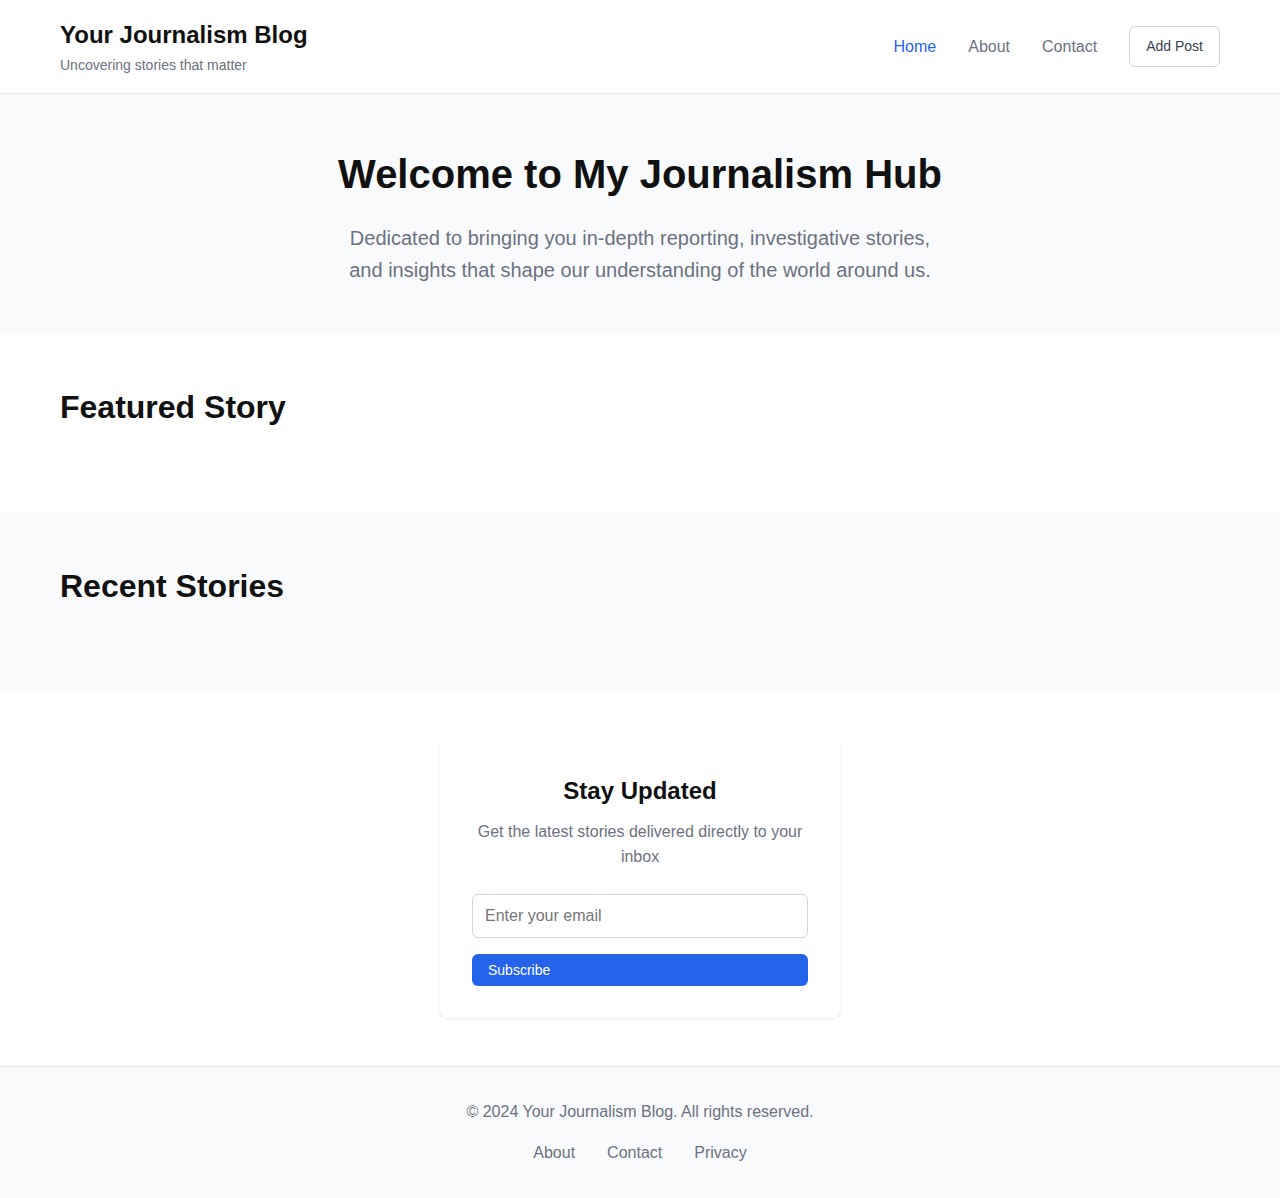
<file: index.html>
<!DOCTYPE html>
<html lang="en">
<head>
    <meta charset="UTF-8">
    <meta name="viewport" content="width=device-width, initial-scale=1.0">
    <title>Your Journalism Blog - Uncovering Stories That Matter</title>
    <meta name="description" content="Professional journalism blog featuring investigative reporting, news analysis, and in-depth stories.">
    <link rel="stylesheet" href="styles.css">
    <link href="https://cdnjs.cloudflare.com/ajax/libs/font-awesome/6.0.0/css/all.min.css" rel="stylesheet">
</head>
<body>
    <!-- Header -->
    <header class="header">
        <div class="container">
            <nav class="nav">
                <div class="nav-brand">
                    <h1>Your Journalism Blog</h1>
                    <p>Uncovering stories that matter</p>
                </div>
                <div class="nav-links">
                    <a href="index.html" class="nav-link active">Home</a>
                    <a href="about.html" class="nav-link">About</a>
                    <a href="contact.html" class="nav-link">Contact</a>
                    <a href="admin.html" class="btn btn-outline">Add Post</a>
                </div>
                <button class="mobile-menu-btn" onclick="toggleMobileMenu()">
                    <i class="fas fa-bars"></i>
                </button>
            </nav>
        </div>
    </header>

    <!-- Hero Section -->
    <section class="hero">
        <div class="container">
            <h2>Welcome to My Journalism Hub</h2>
            <p>Dedicated to bringing you in-depth reporting, investigative stories, and insights that shape our understanding of the world around us.</p>
        </div>
    </section>

    <!-- Featured Post -->
    <section class="featured-section">
        <div class="container">
            <h3>Featured Story</h3>
            <div class="featured-post" id="featured-post">
                <!-- Featured post will be loaded here -->
            </div>
        </div>
    </section>

    <!-- Recent Posts -->
    <section class="recent-posts">
        <div class="container">
            <h3>Recent Stories</h3>
            <div class="posts-grid" id="posts-grid">
                <!-- Posts will be loaded here -->
            </div>
        </div>
    </section>

    <!-- Newsletter -->
    <section class="newsletter">
        <div class="container">
            <div class="newsletter-card">
                <h3>Stay Updated</h3>
                <p>Get the latest stories delivered directly to your inbox</p>
                <form class="newsletter-form" onsubmit="subscribeNewsletter(event)">
                    <input type="email" placeholder="Enter your email" required>
                    <button type="submit" class="btn btn-primary">Subscribe</button>
                </form>
            </div>
        </div>
    </section>

    <!-- Footer -->
    <footer class="footer">
        <div class="container">
            <p>&copy; 2024 Your Journalism Blog. All rights reserved.</p>
            <div class="footer-links">
                <a href="about.html">About</a>
                <a href="contact.html">Contact</a>
                <a href="privacy.html">Privacy</a>
            </div>
        </div>
    </footer>

    <script src="script.js"></script>
</body>
</html>
</file>
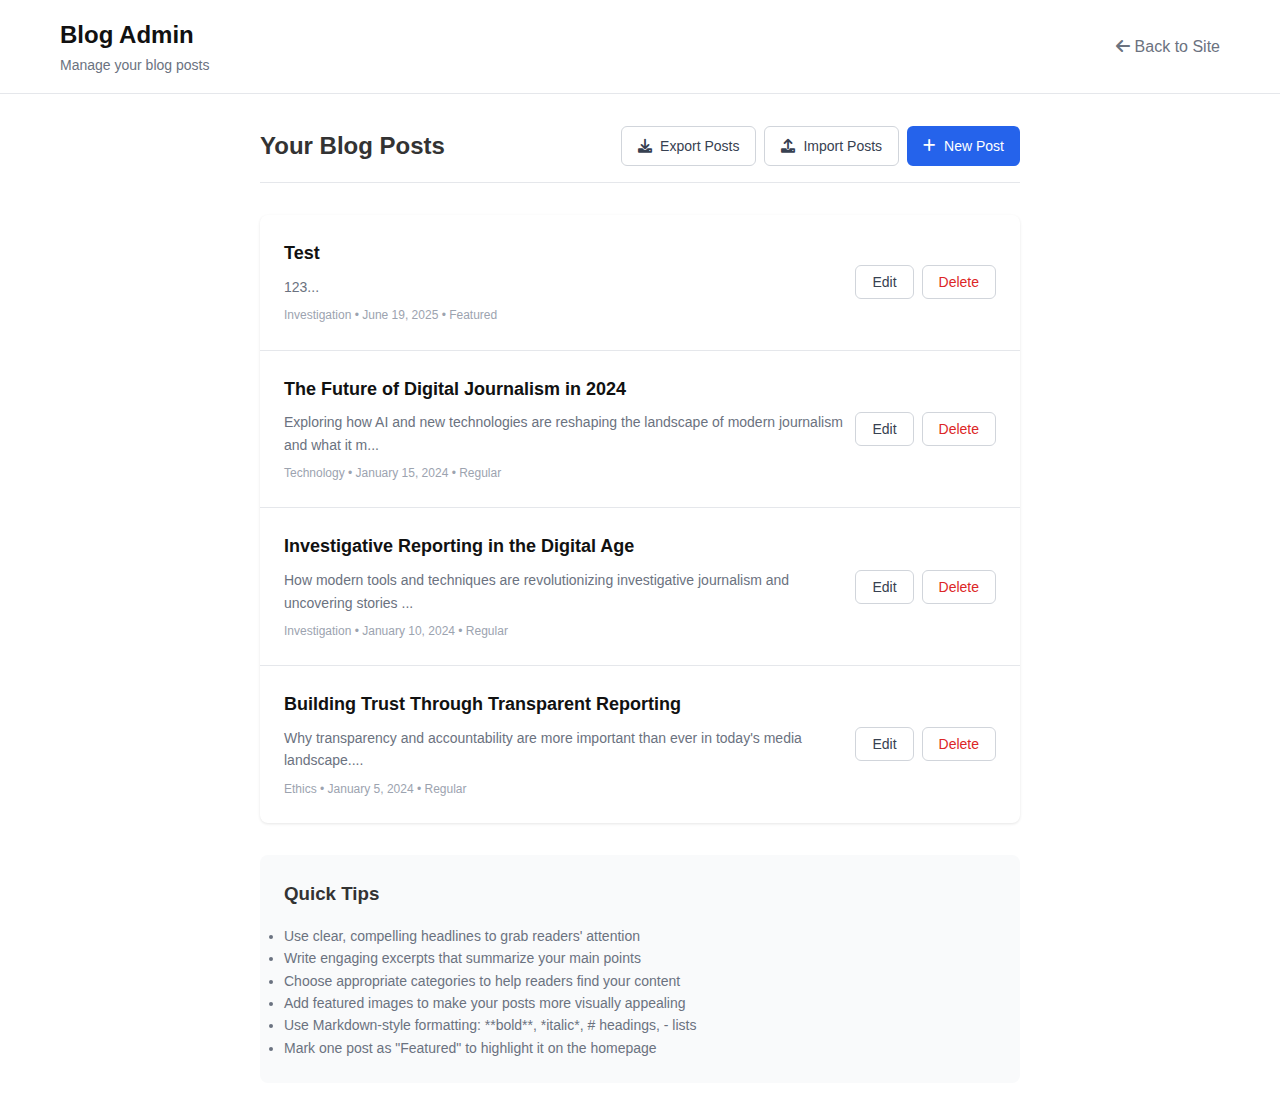
<file: admin.html>
<!DOCTYPE html>
<html lang="en">
<head>
    <meta charset="UTF-8">
    <meta name="viewport" content="width=device-width, initial-scale=1.0">
    <title>Blog Admin - Your Journalism Blog</title>
    <link rel="stylesheet" href="styles.css">
    <link href="https://cdnjs.cloudflare.com/ajax/libs/font-awesome/6.0.0/css/all.min.css" rel="stylesheet">
</head>
<body>
    <!-- Header -->
    <header class="header">
        <div class="container">
            <nav class="nav">
                <div class="nav-brand">
                    <h1>Blog Admin</h1>
                    <p>Manage your blog posts</p>
                </div>
                <div class="nav-links">
                    <a href="index.html" class="nav-link">
                        <i class="fas fa-arrow-left"></i> Back to Site
                    </a>
                </div>
            </nav>
        </div>
    </header>

    <!-- Admin Dashboard -->
    <div id="admin-dashboard" class="admin-container">
        <div class="admin-header">
            <h2>Your Blog Posts</h2>
            <div class="flex gap-2">
                <button class="btn btn-outline" onclick="exportPosts()">
                    <i class="fas fa-download"></i> Export Posts
                </button>
                <label class="btn btn-outline">
                    <i class="fas fa-upload"></i> Import Posts
                    <input type="file" accept=".json" onchange="importPosts(event)" style="display: none;">
                </label>
                <button class="btn btn-primary" onclick="showPostEditor()">
                    <i class="fas fa-plus"></i> New Post
                </button>
            </div>
        </div>

        <div class="posts-list" id="admin-posts-list">
            <!-- Posts will be loaded here -->
        </div>

        <div style="margin-top: 2rem; padding: 1.5rem; background: #f9fafb; border-radius: 0.5rem;">
            <h3 style="margin-bottom: 1rem;">Quick Tips</h3>
            <ul style="color: #6b7280; font-size: 0.875rem; line-height: 1.6;">
                <li>Use clear, compelling headlines to grab readers' attention</li>
                <li>Write engaging excerpts that summarize your main points</li>
                <li>Choose appropriate categories to help readers find your content</li>
                <li>Add featured images to make your posts more visually appealing</li>
                <li>Use Markdown-style formatting: **bold**, *italic*, # headings, - lists</li>
                <li>Mark one post as "Featured" to highlight it on the homepage</li>
            </ul>
        </div>
    </div>

    <!-- Post Editor -->
    <div id="post-editor" class="admin-container" style="display: none;">
        <div class="admin-header">
            <h2>Create New Post</h2>
            <div class="flex gap-2">
                <button class="btn btn-outline" onclick="showDashboard()">
                    <i class="fas fa-arrow-left"></i> Back to Posts
                </button>
                <button type="submit" form="post-form" class="btn btn-primary">
                    <i class="fas fa-save"></i> Publish Post
                </button>
            </div>
        </div>

        <form id="post-form" onsubmit="savePost(event)">
            <div class="form-group">
                <label for="post-title">Title *</label>
                <input type="text" id="post-title" name="title" required placeholder="Enter your post title...">
            </div>

            <div class="form-group">
                <label for="post-excerpt">Excerpt *</label>
                <textarea id="post-excerpt" name="excerpt" required placeholder="Write a brief summary of your post..." rows="3"></textarea>
            </div>

            <div style="display: grid; grid-template-columns: 1fr 1fr; gap: 1rem;">
                <div class="form-group">
                    <label for="post-category">Category *</label>
                    <select id="post-category" name="category" required>
                        <option value="">Select category</option>
                        <option value="Technology">Technology</option>
                        <option value="Investigation">Investigation</option>
                        <option value="Politics">Politics</option>
                        <option value="Society">Society</option>
                        <option value="Ethics">Ethics</option>
                        <option value="Breaking News">Breaking News</option>
                        <option value="Opinion">Opinion</option>
                        <option value="Analysis">Analysis</option>
                    </select>
                </div>

                <div class="form-group">
                    <label for="post-author">Author</label>
                    <input type="text" id="post-author" name="author" value="Your Name" placeholder="Author name">
                </div>
            </div>

            <div class="form-group">
                <label for="post-image">Featured Image URL</label>
                <input type="url" id="post-image" name="image" placeholder="https://example.com/image.jpg">
                <small style="color: #6b7280; font-size: 0.875rem;">Leave empty to use a default image</small>
            </div>

            <div class="form-group">
                <label>
                    <input type="checkbox" id="post-featured" name="featured" style="margin-right: 0.5rem;">
                    Mark as Featured Post (will appear prominently on homepage)
                </label>
            </div>

            <div class="form-group">
                <label for="post-content">Content *</label>
                <textarea id="post-content" name="content" required placeholder="Start writing your story..." rows="20"></textarea>
                <small style="color: #6b7280; font-size: 0.875rem;">
                    You can use Markdown formatting: **bold**, *italic*, # headings, - bullet points
                </small>
            </div>
        </form>
    </div>

    <script src="script.js"></script>
</body>
</html>
</file>
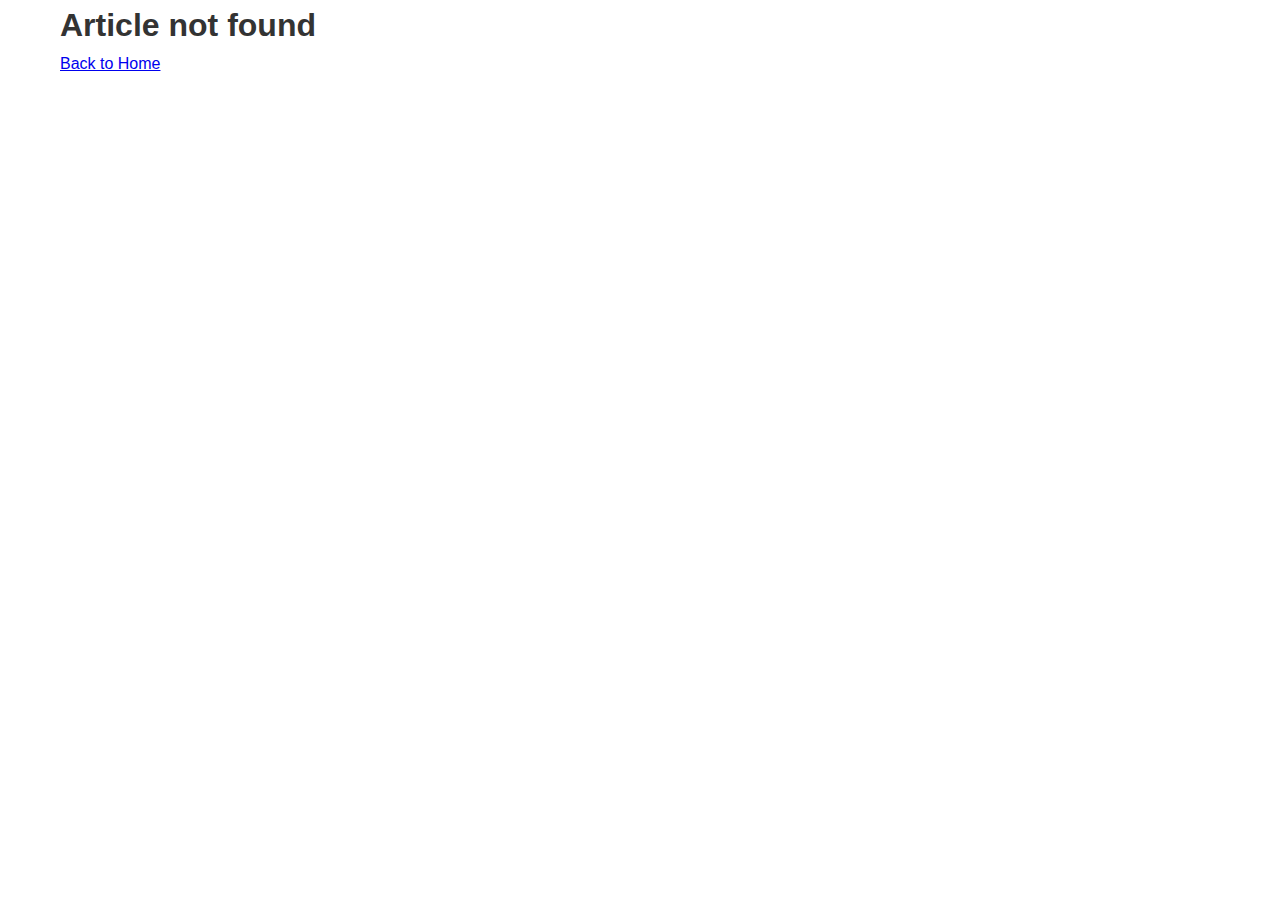
<file: article.html>
<!DOCTYPE html>
<html lang="en">
<head>
    <meta charset="UTF-8">
    <meta name="viewport" content="width=device-width, initial-scale=1.0">
    <title>Article - Your Journalism Blog</title>
    <meta name="description" content="Read the latest journalism and news analysis">
    <link rel="stylesheet" href="styles.css">
    <link href="https://cdnjs.cloudflare.com/ajax/libs/font-awesome/6.0.0/css/all.min.css" rel="stylesheet">
</head>
<body>
    <!-- Header -->
    <header class="header">
        <div class="container">
            <nav class="nav">
                <div class="nav-brand">
                    <h1>Your Journalism Blog</h1>
                    <p>Uncovering stories that matter</p>
                </div>
                <div class="nav-links">
                    <a href="index.html" class="nav-link">Home</a>
                    <a href="about.html" class="nav-link">About</a>
                    <a href="contact.html" class="nav-link">Contact</a>
                    <a href="admin.html" class="btn btn-outline">Add Post</a>
                </div>
            </nav>
        </div>
    </header>

    <!-- Article Content -->
    <main id="article-container">
        <!-- Article will be loaded here by JavaScript -->
    </main>

    <!-- Footer -->
    <footer class="footer">
        <div class="container">
            <p>&copy; 2024 Your Journalism Blog. All rights reserved.</p>
            <div class="footer-links">
                <a href="about.html">About</a>
                <a href="contact.html">Contact</a>
                <a href="privacy.html">Privacy</a>
            </div>
        </div>
    </footer>

    <script src="script.js"></script>
    <script>
        // Load article when page loads
        document.addEventListener('DOMContentLoaded', displayArticle);
    </script>
</body>
</html>
</file>
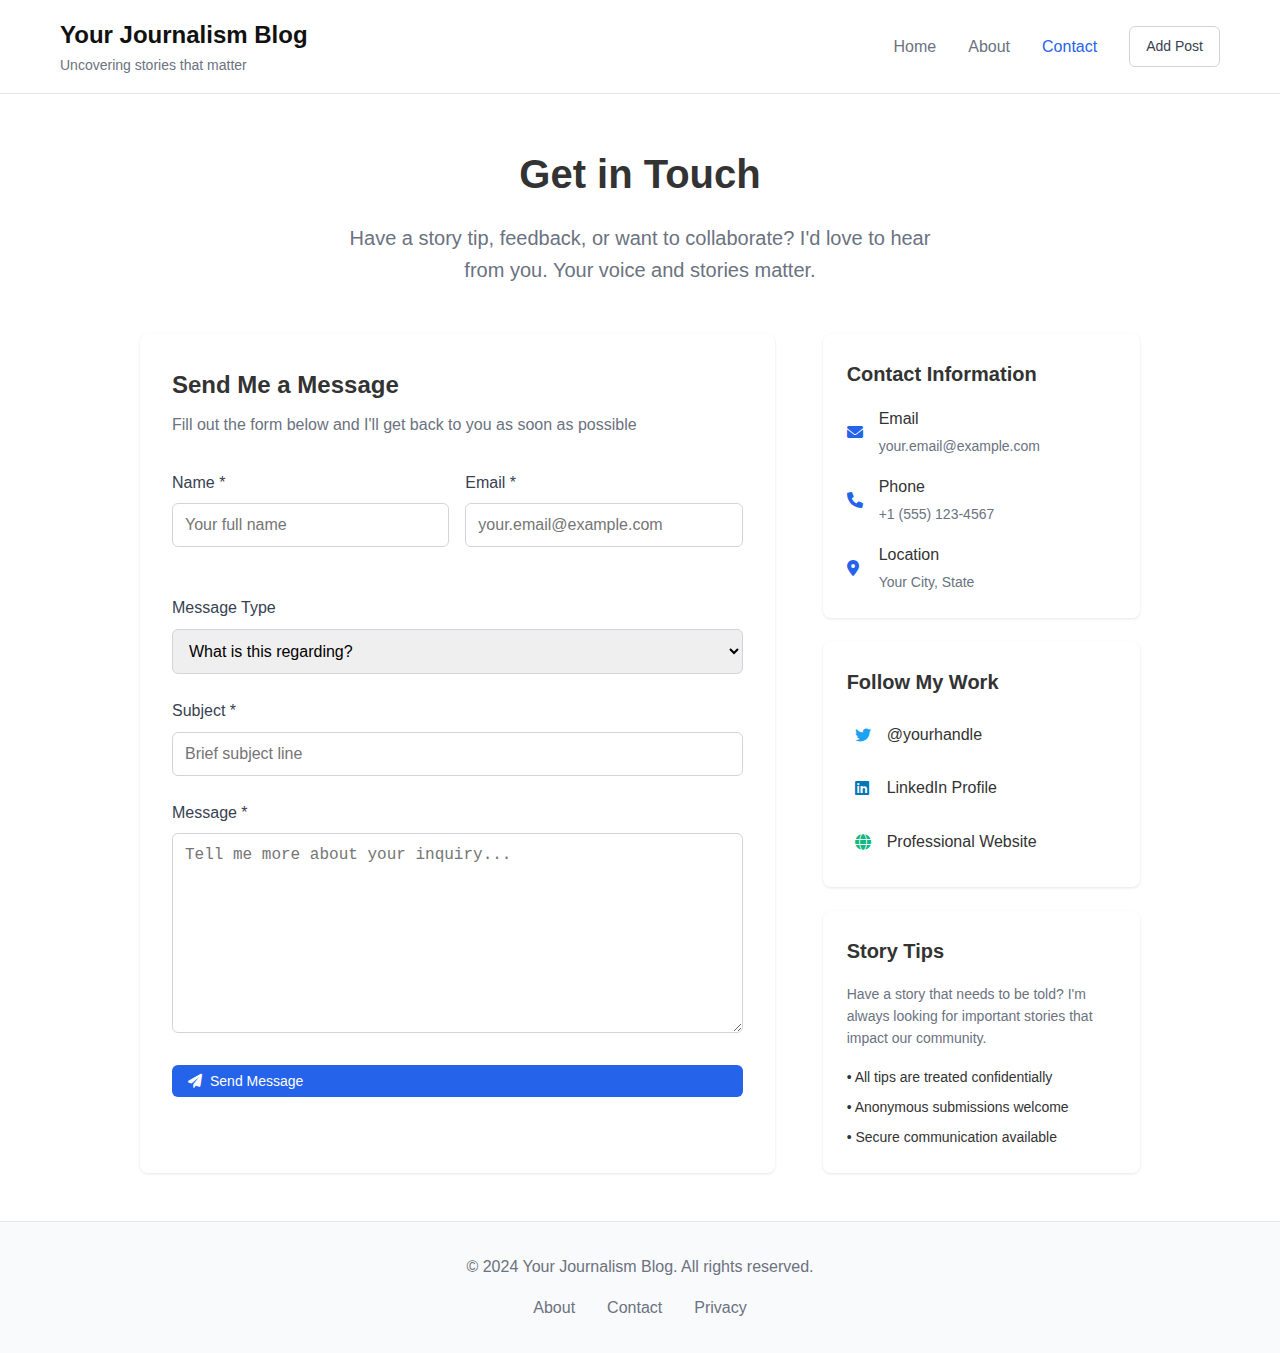
<file: contact.html>
<!DOCTYPE html>
<html lang="en">
<head>
    <meta charset="UTF-8">
    <meta name="viewport" content="width=device-width, initial-scale=1.0">
    <title>Contact - Your Journalism Blog</title>
    <meta name="description" content="Get in touch for story tips, interviews, or collaboration">
    <link rel="stylesheet" href="styles.css">
    <link href="https://cdnjs.cloudflare.com/ajax/libs/font-awesome/6.0.0/css/all.min.css" rel="stylesheet">
</head>
<body>
    <!-- Header -->
    <header class="header">
        <div class="container">
            <nav class="nav">
                <div class="nav-brand">
                    <h1>Your Journalism Blog</h1>
                    <p>Uncovering stories that matter</p>
                </div>
                <div class="nav-links">
                    <a href="index.html" class="nav-link">Home</a>
                    <a href="about.html" class="nav-link">About</a>
                    <a href="contact.html" class="nav-link active">Contact</a>
                    <a href="admin.html" class="btn btn-outline">Add Post</a>
                </div>
            </nav>
        </div>
    </header>

    <main class="container" style="padding: 3rem 20px;">
        <!-- Hero Section -->
        <div class="text-center" style="margin-bottom: 3rem;">
            <h1 style="font-size: 2.5rem; font-weight: 700; margin-bottom: 1rem;">Get in Touch</h1>
            <p style="font-size: 1.25rem; color: #6b7280; max-width: 600px; margin: 0 auto;">
                Have a story tip, feedback, or want to collaborate? I'd love to hear from you. Your voice and stories matter.
            </p>
        </div>

        <div style="display: grid; grid-template-columns: 2fr 1fr; gap: 3rem; max-width: 1000px; margin: 0 auto;">
            <!-- Contact Form -->
            <div style="background: white; padding: 2rem; border-radius: 0.5rem; box-shadow: 0 1px 3px rgba(0, 0, 0, 0.1);">
                <h2 style="font-size: 1.5rem; font-weight: 700; margin-bottom: 0.5rem;">Send Me a Message</h2>
                <p style="color: #6b7280; margin-bottom: 2rem;">Fill out the form below and I'll get back to you as soon as possible</p>
                
                <form onsubmit="submitContactForm(event)">
                    <div style="display: grid; grid-template-columns: 1fr 1fr; gap: 1rem; margin-bottom: 1.5rem;">
                        <div class="form-group">
                            <label for="name">Name *</label>
                            <input type="text" id="name" name="name" required placeholder="Your full name">
                        </div>
                        <div class="form-group">
                            <label for="email">Email *</label>
                            <input type="email" id="email" name="email" required placeholder="your.email@example.com">
                        </div>
                    </div>

                    <div class="form-group">
                        <label for="type">Message Type</label>
                        <select id="type" name="type">
                            <option value="">What is this regarding?</option>
                            <option value="story-tip">Story Tip</option>
                            <option value="interview">Interview Request</option>
                            <option value="collaboration">Collaboration</option>
                            <option value="feedback">Feedback</option>
                            <option value="press-inquiry">Press Inquiry</option>
                            <option value="other">Other</option>
                        </select>
                    </div>

                    <div class="form-group">
                        <label for="subject">Subject *</label>
                        <input type="text" id="subject" name="subject" required placeholder="Brief subject line">
                    </div>

                    <div class="form-group">
                        <label for="message">Message *</label>
                        <textarea id="message" name="message" required placeholder="Tell me more about your inquiry..." rows="6"></textarea>
                    </div>

                    <button type="submit" class="btn btn-primary" style="width: 100%;">
                        <i class="fas fa-paper-plane"></i> Send Message
                    </button>
                </form>
            </div>

            <!-- Contact Info & Social -->
            <div style="display: flex; flex-direction: column; gap: 1.5rem;">
                <div style="background: white; padding: 1.5rem; border-radius: 0.5rem; box-shadow: 0 1px 3px rgba(0, 0, 0, 0.1);">
                    <h3 style="font-size: 1.25rem; font-weight: 700; margin-bottom: 1rem;">Contact Information</h3>
                    <div style="display: flex; flex-direction: column; gap: 1rem;">
                        <div style="display: flex; align-items: center; gap: 0.75rem;">
                            <i class="fas fa-envelope" style="color: #2563eb; width: 20px;"></i>
                            <div>
                                <p style="font-weight: 500; margin-bottom: 0.25rem;">Email</p>
                                <p style="font-size: 0.875rem; color: #6b7280;">your.email@example.com</p>
                            </div>
                        </div>
                        <div style="display: flex; align-items: center; gap: 0.75rem;">
                            <i class="fas fa-phone" style="color: #2563eb; width: 20px;"></i>
                            <div>
                                <p style="font-weight: 500; margin-bottom: 0.25rem;">Phone</p>
                                <p style="font-size: 0.875rem; color: #6b7280;">+1 (555) 123-4567</p>
                            </div>
                        </div>
                        <div style="display: flex; align-items: center; gap: 0.75rem;">
                            <i class="fas fa-map-marker-alt" style="color: #2563eb; width: 20px;"></i>
                            <div>
                                <p style="font-weight: 500; margin-bottom: 0.25rem;">Location</p>
                                <p style="font-size: 0.875rem; color: #6b7280;">Your City, State</p>
                            </div>
                        </div>
                    </div>
                </div>

                <div style="background: white; padding: 1.5rem; border-radius: 0.5rem; box-shadow: 0 1px 3px rgba(0, 0, 0, 0.1);">
                    <h3 style="font-size: 1.25rem; font-weight: 700; margin-bottom: 1rem;">Follow My Work</h3>
                    <div style="display: flex; flex-direction: column; gap: 0.75rem;">
                        <a href="#" style="display: flex; align-items: center; gap: 0.75rem; padding: 0.5rem; border-radius: 0.375rem; text-decoration: none; color: inherit; transition: background-color 0.2s;" onmouseover="this.style.backgroundColor='#f9fafb'" onmouseout="this.style.backgroundColor='transparent'">
                            <i class="fab fa-twitter" style="color: #1da1f2; width: 20px;"></i>
                            <span>@yourhandle</span>
                        </a>
                        <a href="#" style="display: flex; align-items: center; gap: 0.75rem; padding: 0.5rem; border-radius: 0.375rem; text-decoration: none; color: inherit; transition: background-color 0.2s;" onmouseover="this.style.backgroundColor='#f9fafb'" onmouseout="this.style.backgroundColor='transparent'">
                            <i class="fab fa-linkedin" style="color: #0077b5; width: 20px;"></i>
                            <span>LinkedIn Profile</span>
                        </a>
                        <a href="#" style="display: flex; align-items: center; gap: 0.75rem; padding: 0.5rem; border-radius: 0.375rem; text-decoration: none; color: inherit; transition: background-color 0.2s;" onmouseover="this.style.backgroundColor='#f9fafb'" onmouseout="this.style.backgroundColor='transparent'">
                            <i class="fas fa-globe" style="color: #10b981; width: 20px;"></i>
                            <span>Professional Website</span>
                        </a>
                    </div>
                </div>

                <div style="background: white; padding: 1.5rem; border-radius: 0.5rem; box-shadow: 0 1px 3px rgba(0, 0, 0, 0.1);">
                    <h3 style="font-size: 1.25rem; font-weight: 700; margin-bottom: 1rem;">Story Tips</h3>
                    <p style="font-size: 0.875rem; color: #6b7280; margin-bottom: 1rem;">
                        Have a story that needs to be told? I'm always looking for important stories that impact our community.
                    </p>
                    <div style="font-size: 0.875rem; line-height: 1.6;">
                        <p style="margin-bottom: 0.5rem;">• All tips are treated confidentially</p>
                        <p style="margin-bottom: 0.5rem;">• Anonymous submissions welcome</p>
                        <p>• Secure communication available</p>
                    </div>
                </div>
            </div>
        </div>
    </main>

    <!-- Footer -->
    <footer class="footer">
        <div class="container">
            <p>&copy; 2024 Your Journalism Blog. All rights reserved.</p>
            <div class="footer-links">
                <a href="about.html">About</a>
                <a href="contact.html">Contact</a>
                <a href="privacy.html">Privacy</a>
            </div>
        </div>
    </footer>

    <script>
        function submitContactForm(event) {
            event.preventDefault();
            const formData = new FormData(event.target);
            const data = Object.fromEntries(formData);
            
            // In a real implementation, you would send this to a server
            alert(`Thank you for your message, ${data.name}! I'll get back to you soon at ${data.email}.`);
            event.target.reset();
        }
    </script>
</body>
</html>
</file>
<file: styles.css>
/* Reset and Base Styles */
* {
  margin: 0;
  padding: 0;
  box-sizing: border-box;
}

body {
  font-family: -apple-system, BlinkMacSystemFont, "Segoe UI", Roboto, Oxygen, Ubuntu, Cantarell, sans-serif;
  line-height: 1.6;
  color: #333;
  background-color: #fff;
}

.container {
  max-width: 1200px;
  margin: 0 auto;
  padding: 0 20px;
}

/* Header */
.header {
  background: #fff;
  border-bottom: 1px solid #e5e7eb;
  position: sticky;
  top: 0;
  z-index: 100;
}

.nav {
  display: flex;
  justify-content: space-between;
  align-items: center;
  padding: 1rem 0;
}

.nav-brand h1 {
  font-size: 1.5rem;
  font-weight: 700;
  color: #111;
}

.nav-brand p {
  color: #6b7280;
  font-size: 0.875rem;
}

.nav-links {
  display: flex;
  align-items: center;
  gap: 2rem;
}

.nav-link {
  text-decoration: none;
  color: #6b7280;
  font-weight: 500;
  transition: color 0.2s;
}

.nav-link:hover,
.nav-link.active {
  color: #2563eb;
}

.mobile-menu-btn {
  display: none;
  background: none;
  border: none;
  font-size: 1.5rem;
  cursor: pointer;
}

/* Buttons */
.btn {
  display: inline-flex;
  align-items: center;
  gap: 0.5rem;
  padding: 0.5rem 1rem;
  border-radius: 0.375rem;
  text-decoration: none;
  font-weight: 500;
  transition: all 0.2s;
  cursor: pointer;
  border: none;
  font-size: 0.875rem;
}

.btn-primary {
  background: #2563eb;
  color: white;
}

.btn-primary:hover {
  background: #1d4ed8;
}

.btn-outline {
  background: transparent;
  color: #374151;
  border: 1px solid #d1d5db;
}

.btn-outline:hover {
  background: #f9fafb;
}

.btn-secondary {
  background: #f3f4f6;
  color: #374151;
}

.btn-secondary:hover {
  background: #e5e7eb;
}

/* Hero Section */
.hero {
  background: #f9fafb;
  padding: 3rem 0;
  text-align: center;
}

.hero h2 {
  font-size: 2.5rem;
  font-weight: 700;
  margin-bottom: 1rem;
  color: #111;
}

.hero p {
  font-size: 1.25rem;
  color: #6b7280;
  max-width: 600px;
  margin: 0 auto;
}

/* Featured Section */
.featured-section {
  padding: 3rem 0;
}

.featured-section h3 {
  font-size: 2rem;
  font-weight: 700;
  margin-bottom: 2rem;
  color: #111;
}

.featured-post {
  background: white;
  border-radius: 0.5rem;
  overflow: hidden;
  box-shadow: 0 1px 3px rgba(0, 0, 0, 0.1);
  display: grid;
  grid-template-columns: 1fr 1fr;
  gap: 0;
}

.featured-post img {
  width: 100%;
  height: 300px;
  object-fit: cover;
}

.featured-content {
  padding: 2rem;
}

.badge {
  display: inline-block;
  padding: 0.25rem 0.75rem;
  background: #e5e7eb;
  color: #374151;
  border-radius: 9999px;
  font-size: 0.75rem;
  font-weight: 500;
  margin-bottom: 1rem;
}

.featured-content h4 {
  font-size: 1.5rem;
  font-weight: 700;
  margin-bottom: 1rem;
  color: #111;
}

.featured-content p {
  color: #6b7280;
  margin-bottom: 1rem;
}

.post-meta {
  display: flex;
  align-items: center;
  gap: 1rem;
  font-size: 0.875rem;
  color: #6b7280;
  margin-bottom: 1.5rem;
}

.post-meta i {
  width: 16px;
}

/* Recent Posts */
.recent-posts {
  background: #f9fafb;
  padding: 3rem 0;
}

.recent-posts h3 {
  font-size: 2rem;
  font-weight: 700;
  margin-bottom: 2rem;
  color: #111;
}

.posts-grid {
  display: grid;
  grid-template-columns: repeat(auto-fit, minmax(300px, 1fr));
  gap: 2rem;
}

.post-card {
  background: white;
  border-radius: 0.5rem;
  overflow: hidden;
  box-shadow: 0 1px 3px rgba(0, 0, 0, 0.1);
  transition: box-shadow 0.2s;
}

.post-card:hover {
  box-shadow: 0 4px 6px rgba(0, 0, 0, 0.1);
}

.post-card img {
  width: 100%;
  height: 200px;
  object-fit: cover;
}

.post-card-content {
  padding: 1.5rem;
}

.post-card-header {
  display: flex;
  justify-content: between;
  align-items: center;
  margin-bottom: 1rem;
}

.post-card h4 {
  font-size: 1.25rem;
  font-weight: 600;
  margin-bottom: 0.5rem;
  color: #111;
  line-height: 1.4;
}

.post-card p {
  color: #6b7280;
  margin-bottom: 1rem;
  display: -webkit-box;
  -webkit-line-clamp: 3;
  -webkit-box-orient: vertical;
  overflow: hidden;
}

/* Newsletter */
.newsletter {
  padding: 3rem 0;
}

.newsletter-card {
  max-width: 400px;
  margin: 0 auto;
  text-align: center;
  background: white;
  padding: 2rem;
  border-radius: 0.5rem;
  box-shadow: 0 1px 3px rgba(0, 0, 0, 0.1);
}

.newsletter-card h3 {
  font-size: 1.5rem;
  font-weight: 700;
  margin-bottom: 0.5rem;
  color: #111;
}

.newsletter-card p {
  color: #6b7280;
  margin-bottom: 1.5rem;
}

.newsletter-form {
  display: flex;
  flex-direction: column;
  gap: 1rem;
}

.newsletter-form input {
  padding: 0.75rem;
  border: 1px solid #d1d5db;
  border-radius: 0.375rem;
  font-size: 1rem;
}

.newsletter-form input:focus {
  outline: none;
  border-color: #2563eb;
  box-shadow: 0 0 0 3px rgba(37, 99, 235, 0.1);
}

/* Footer */
.footer {
  background: #f9fafb;
  border-top: 1px solid #e5e7eb;
  padding: 2rem 0;
  text-align: center;
}

.footer p {
  color: #6b7280;
  margin-bottom: 1rem;
}

.footer-links {
  display: flex;
  justify-content: center;
  gap: 2rem;
}

.footer-links a {
  color: #6b7280;
  text-decoration: none;
  transition: color 0.2s;
}

.footer-links a:hover {
  color: #2563eb;
}

/* Article Page */
.article-header {
  padding: 2rem 0;
}

.article-title {
  font-size: 2.5rem;
  font-weight: 700;
  margin-bottom: 1rem;
  color: #111;
  line-height: 1.2;
}

.article-image {
  width: 100%;
  height: 400px;
  object-fit: cover;
  border-radius: 0.5rem;
  margin: 2rem 0;
}

.article-content {
  max-width: 800px;
  margin: 0 auto;
  font-size: 1.125rem;
  line-height: 1.8;
}

.article-content h2 {
  font-size: 1.75rem;
  font-weight: 700;
  margin: 2rem 0 1rem 0;
  color: #111;
}

.article-content h3 {
  font-size: 1.5rem;
  font-weight: 600;
  margin: 1.5rem 0 1rem 0;
  color: #111;
}

.article-content p {
  margin-bottom: 1.5rem;
  color: #374151;
}

.article-content ul,
.article-content ol {
  margin: 1.5rem 0;
  padding-left: 2rem;
}

.article-content li {
  margin-bottom: 0.5rem;
  color: #374151;
}

/* Admin Styles */
.admin-container {
  max-width: 800px;
  margin: 2rem auto;
  padding: 0 20px;
}

.admin-header {
  display: flex;
  justify-content: space-between;
  align-items: center;
  margin-bottom: 2rem;
  padding-bottom: 1rem;
  border-bottom: 1px solid #e5e7eb;
}

.form-group {
  margin-bottom: 1.5rem;
}

.form-group label {
  display: block;
  margin-bottom: 0.5rem;
  font-weight: 500;
  color: #374151;
}

.form-group input,
.form-group textarea,
.form-group select {
  width: 100%;
  padding: 0.75rem;
  border: 1px solid #d1d5db;
  border-radius: 0.375rem;
  font-size: 1rem;
}

.form-group textarea {
  min-height: 200px;
  resize: vertical;
  font-family: monospace;
}

.form-group input:focus,
.form-group textarea:focus,
.form-group select:focus {
  outline: none;
  border-color: #2563eb;
  box-shadow: 0 0 0 3px rgba(37, 99, 235, 0.1);
}

.posts-list {
  background: white;
  border-radius: 0.5rem;
  box-shadow: 0 1px 3px rgba(0, 0, 0, 0.1);
}

.post-item {
  display: flex;
  justify-content: space-between;
  align-items: center;
  padding: 1.5rem;
  border-bottom: 1px solid #e5e7eb;
}

.post-item:last-child {
  border-bottom: none;
}

.post-item-content h4 {
  font-size: 1.125rem;
  font-weight: 600;
  margin-bottom: 0.5rem;
  color: #111;
}

.post-item-content p {
  color: #6b7280;
  font-size: 0.875rem;
  margin-bottom: 0.5rem;
}

.post-item-meta {
  font-size: 0.75rem;
  color: #9ca3af;
}

.post-item-actions {
  display: flex;
  gap: 0.5rem;
}

/* Responsive Design */
@media (max-width: 768px) {
  .nav-links {
    display: none;
  }

  .mobile-menu-btn {
    display: block;
  }

  .hero h2 {
    font-size: 2rem;
  }

  .hero p {
    font-size: 1rem;
  }

  .featured-post {
    grid-template-columns: 1fr;
  }

  .featured-post img {
    height: 200px;
  }

  .posts-grid {
    grid-template-columns: 1fr;
  }

  .newsletter-form {
    flex-direction: column;
  }

  .footer-links {
    flex-direction: column;
    gap: 1rem;
  }

  .article-title {
    font-size: 2rem;
  }

  .admin-header {
    flex-direction: column;
    gap: 1rem;
    align-items: stretch;
  }

  .post-item {
    flex-direction: column;
    align-items: stretch;
    gap: 1rem;
  }
}

/* Utility Classes */
.text-center {
  text-align: center;
}
.mb-1 {
  margin-bottom: 0.25rem;
}
.mb-2 {
  margin-bottom: 0.5rem;
}
.mb-3 {
  margin-bottom: 0.75rem;
}
.mb-4 {
  margin-bottom: 1rem;
}
.mt-2 {
  margin-top: 0.5rem;
}
.mt-4 {
  margin-top: 1rem;
}
.hidden {
  display: none;
}
.flex {
  display: flex;
}
.justify-between {
  justify-content: space-between;
}
.items-center {
  align-items: center;
}
.gap-2 {
  gap: 0.5rem;
}
.gap-4 {
  gap: 1rem;
}
</file>
